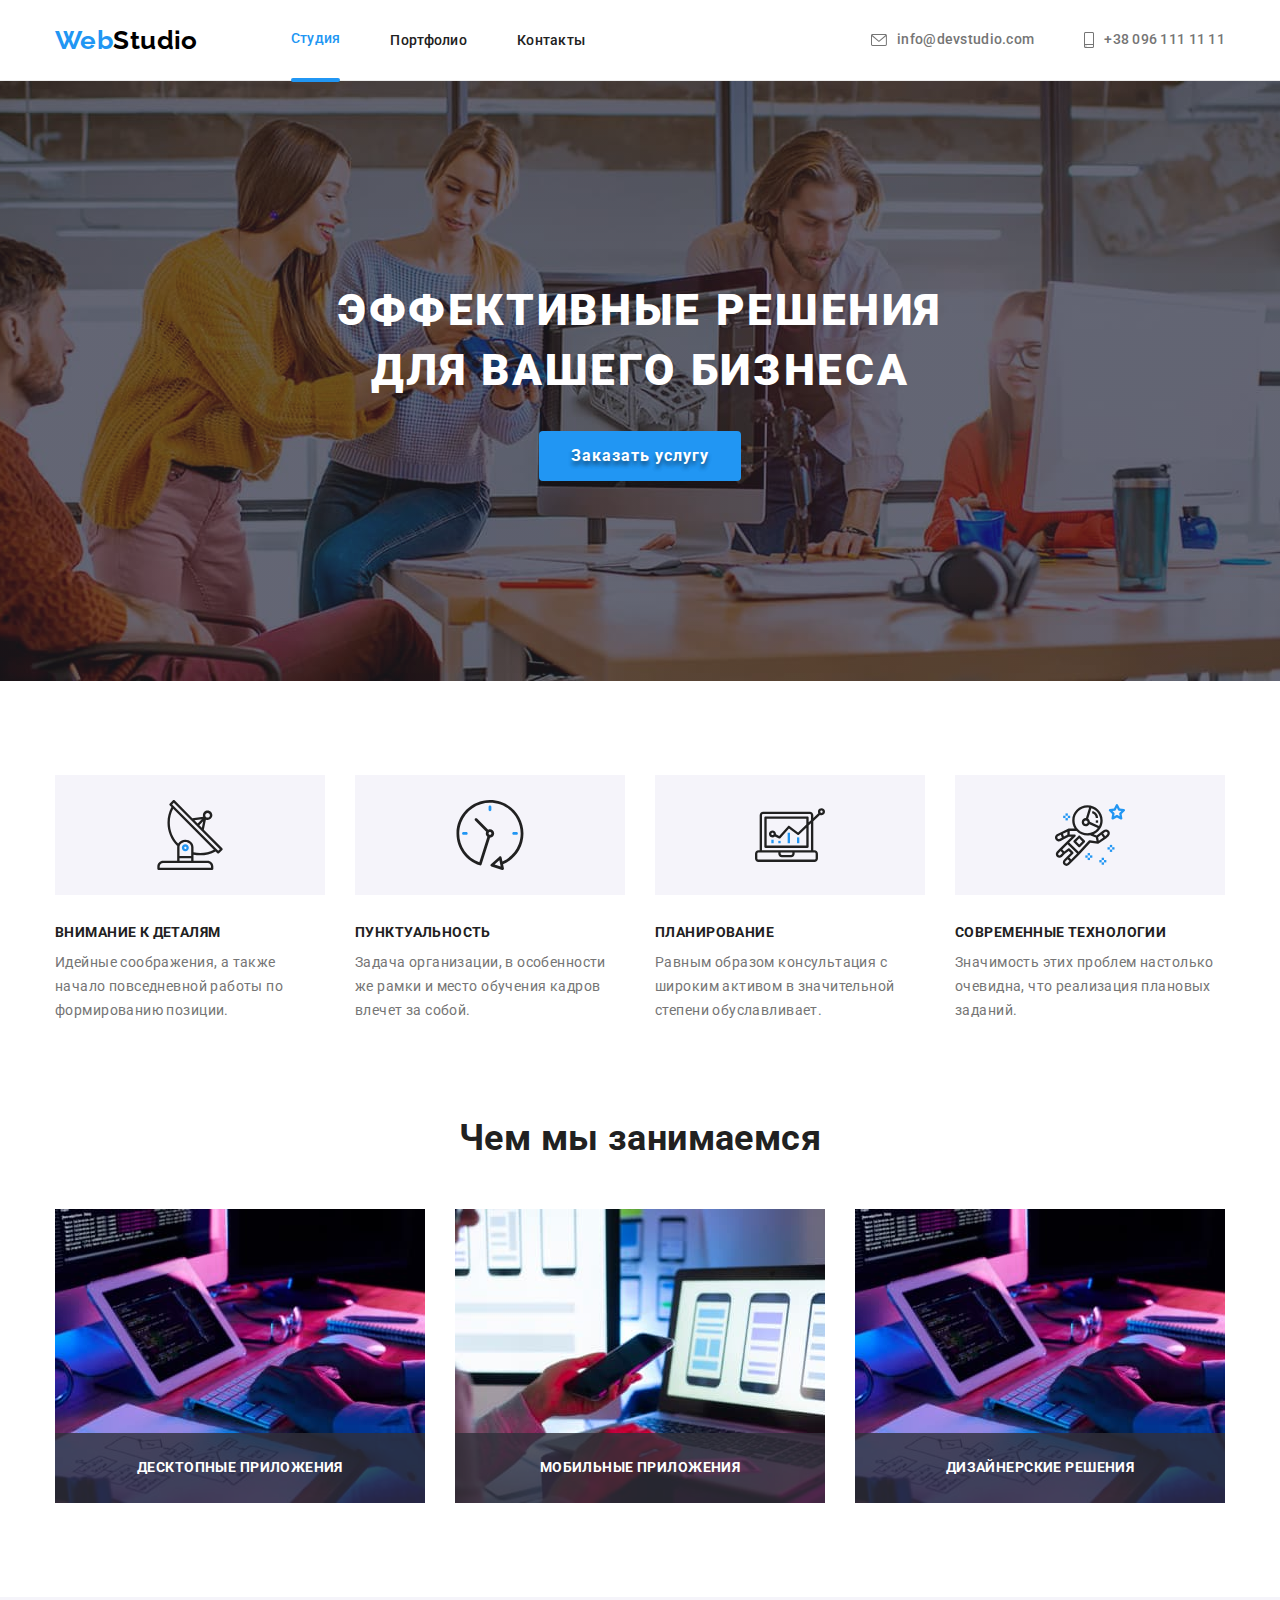
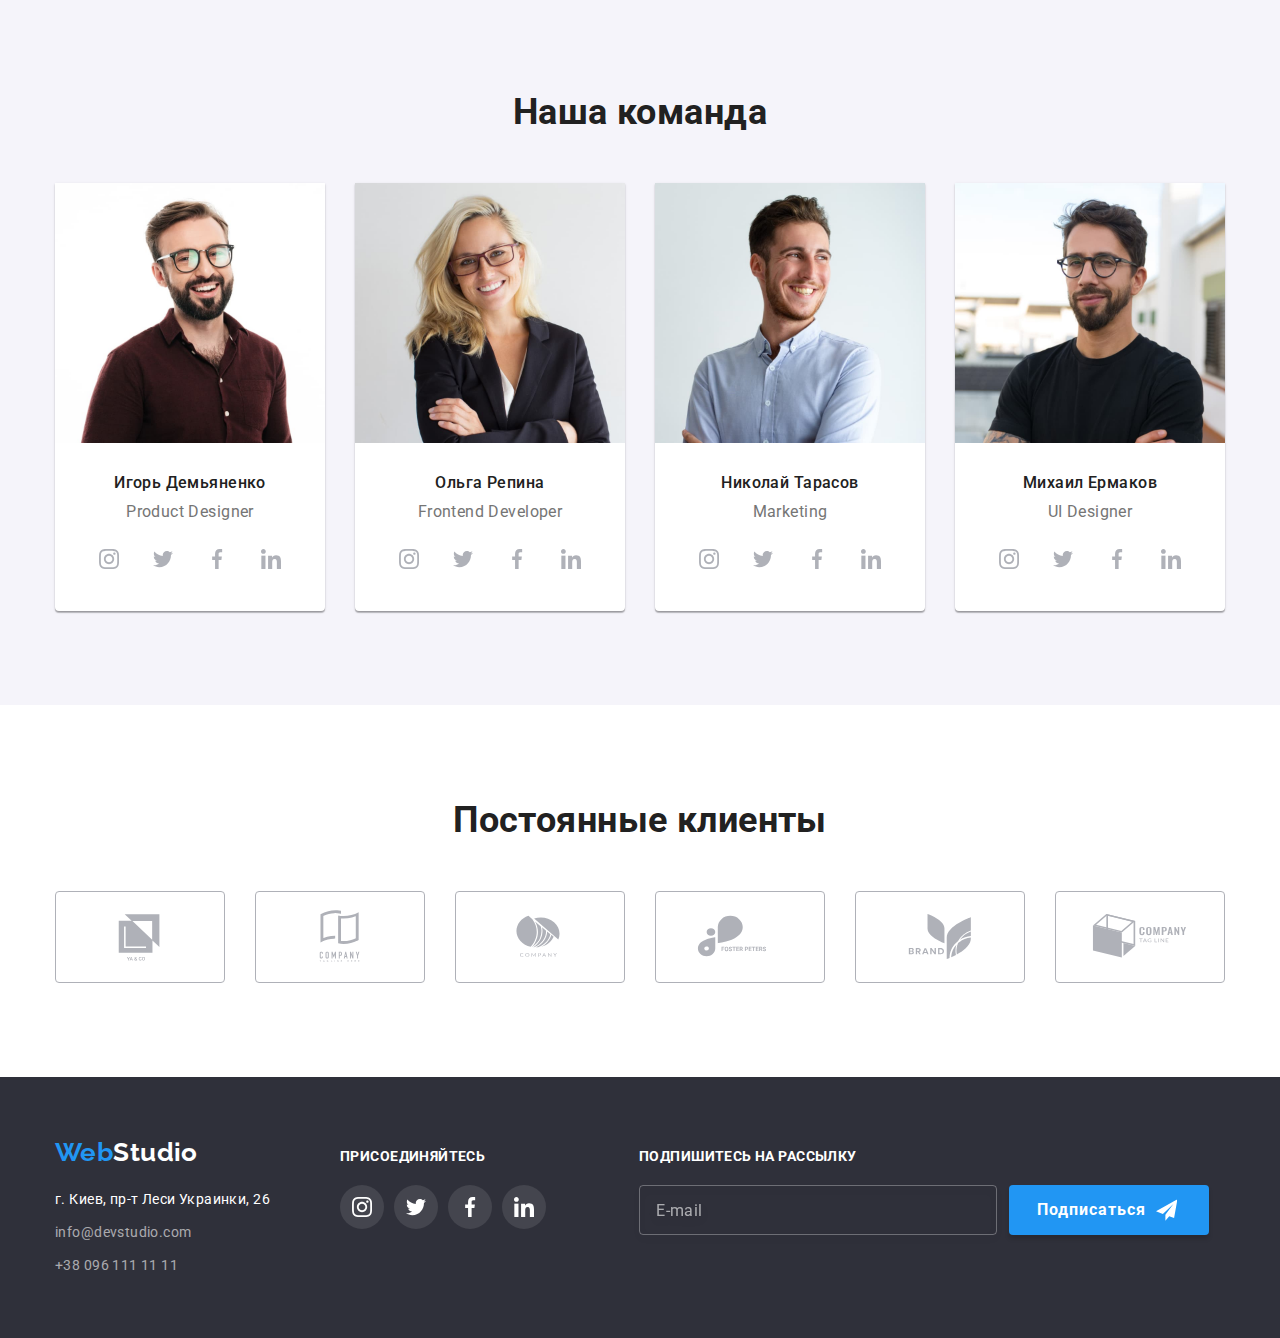
<file: index.html>
<!DOCTYPE html>
<html lang="ru">
  <head>
    <meta charset="UTF-8" />
    <meta http-equiv="X-UA-Compatible" content="IE=edge" />
    <meta name="viewport" content="width=, initial-scale=1.0" />
    <title>WebStudio</title>
    <link rel="preconnect" href="https://fonts.googleapis.com" />
    <link rel="preconnect" href="https://fonts.gstatic.com" crossorigin />
    <link
      href="https://fonts.googleapis.com/css2?family=Raleway:wght@700&family=Roboto:wght@400;500;700;900&display=swap"
      rel="stylesheet"
    />
    <link
      rel="stylesheet"
      href="https://cdn.jsdelivr.net/npm/modern-normalize@1.1.0/modern-normalize.min.css"
    />
    <link rel="stylesheet" href="./css/styles.css" />
  </head>
  <body>
    <header class="header">
      <div class="container header-text">
        <nav class="header-nav">
          <a class="link logo" href="./index.html" lang="en"
            >Web<span class="logo-name">Studio</span></a
          >
          <ul class="list menu">
            <li class="menu-list">
              <a class="link menu-item current" href="./index.html">Студия</a>
            </li>
            <li class="menu-list">
              <a class="link menu-item" href="./portfolio.html">Портфолио</a>
            </li>
            <li class="menu-list">
              <a class="link menu-item" href="">Контакты</a>
            </li>
          </ul>
        </nav>
        <ul class="list contact">
          <li class="contact-list contact-list-img">
            <a class="link mail" href="mailto:info@devstudio.com">
              <svg class="envelope-img">
                <use href="./images/sprite.svg#envelope"></use>
              </svg>
              info@devstudio.com</a
            >
          </li>
          <li class="contact-list contact-list-img">
            <a class="link telefon" href="tel:+380961111111">
              <svg class="smartphone-img">
                <use href="./images/sprite.svg#smartphone"></use>
              </svg>
              +38 096 111 11 11</a
            >
          </li>
        </ul>
      </div>
    </header>

    <main>
      <!-- Hero -->
      <section class="hero">
        <div class="container">
          <h1 class="heading">Эффективные решения для вашего бизнеса</h1>
          <button class="modal" type="button" data-modal-open>Заказать услугу</button>
        </div>
      </section>

      <!-- Наши особенности -->
      <section class="desc">
        <div class="container">
          <h2 class="visually-hidden">Наши особенности</h2>

          <ul class="list desc-character">
            <li class="desc-list">
              <div class="desc-list-box-img">
                <svg class="desc-list-img">
                  <use href="./images/sprite.svg#antenna"></use>
                </svg>
              </div>
              <h3 class="subtitle">внимание к деталям</h3>
              <p class="subtitle-text">
                Идейные соображения, а также начало повседневной работы по формированию позиции.
              </p>
            </li>
            <li class="desc-list">
              <div class="desc-list-box-img">
                <svg class="desc-list-img">
                  <use href="./images/sprite.svg#clock"></use>
                </svg>
              </div>
              <h3 class="subtitle">пунктуальность</h3>
              <p class="subtitle-text">
                Задача организации, в особенности же рамки и место обучения кадров влечет за собой.
              </p>
            </li>
            <li class="desc-list">
              <div class="desc-list-box-img">
                <svg class="desc-list-img">
                  <use href="./images/sprite.svg#diagram"></use>
                </svg>
              </div>
              <h3 class="subtitle">планирование</h3>
              <p class="subtitle-text">
                Равным образом консультация с широким активом в значительной степени обуславливает.
              </p>
            </li>
            <li class="desc-list">
              <div class="desc-list-box-img">
                <svg class="desc-list-img">
                  <use href="./images/sprite.svg#astronaut"></use>
                </svg>
              </div>
              <h3 class="subtitle">современные технологии</h3>
              <p class="subtitle-text">
                Значимость этих проблем настолько очевидна, что реализация плановых заданий.
              </p>
            </li>
          </ul>
        </div>
      </section>

      <!-- Чем мы занимаемся -->
      <section class="job">
        <div class="container">
          <h2 class="heading-work">Чем мы занимаемся</h2>
          <ul class="list job-list">
            <li class="job-item">
              <img
                src="./images/our_work/box_1.jpg"
                alt="Разработка сайтов"
                width="370"
                height="294"
              />

              <p class="job-text">десктопные приложения</p>
            </li>
            <li class="job-item">
              <img
                src="./images/our_work/box_2.jpg"
                alt="Разработка сайтов"
                width="370"
                height="294"
              />

              <p class="job-text">мобильные приложения</p>
            </li>
            <li class="job-item">
              <img
                src="./images/our_work/box_1.jpg"
                alt="Разработка сайтов"
                width="370"
                height="294"
              />

              <p class="job-text">дизайнерские решения</p>
            </li>
          </ul>
        </div>
      </section>

      <!-- Наша команда -->
      <section class="our-team">
        <div class="container">
          <h2 class="heading-team">Наша команда</h2>
          <ul class="list team-list">
            <li class="employee-card">
              <img
                src="./images/our_team/igor_demianenko.jpg"
                alt="Фотографии наших сотрудников"
                width="270"
                height="260"
              />
              <div class="team-desc">
                <h3 class="team-member">Игорь Демьяненко</h3>
                <p class="team-job" lang="en">Product Designer</p>
                <ul class="social-list">
                  <li class="list">
                    <a href="" class="social-list-link">
                      <svg class="social-list-icon">
                        <use href="./images/sprite.svg#instagram"></use>
                      </svg>
                    </a>
                  </li>
                  <li class="list">
                    <a href="" class="social-list-link">
                      <svg class="social-list-icon">
                        <use href="./images/sprite.svg#twitter"></use>
                      </svg>
                    </a>
                  </li>
                  <li class="list">
                    <a href="" class="social-list-link">
                      <svg class="social-list-icon">
                        <use href="./images/sprite.svg#facebook"></use>
                      </svg>
                    </a>
                  </li>
                  <li class="list">
                    <a href="" class="social-list-link">
                      <svg class="social-list-icon">
                        <use href="./images/sprite.svg#linkedin"></use>
                      </svg>
                    </a>
                  </li>
                </ul>
              </div>
            </li>
            <li class="employee-card">
              <img
                src="./images/our_team/olga_repina.jpg"
                alt="Фотографии наших сотрудников"
                width="270"
                height="260"
              />
              <div class="team-desc">
                <h3 class="team-member">Ольга Репина</h3>
                <p class="team-job" lang="en">Frontend Developer</p>
                <ul class="social-list">
                  <li class="list">
                    <a href="" class="social-list-link">
                      <svg class="social-list-icon">
                        <use href="./images/sprite.svg#instagram"></use>
                      </svg>
                    </a>
                  </li>
                  <li class="list">
                    <a href="" class="social-list-link">
                      <svg class="social-list-icon">
                        <use href="./images/sprite.svg#twitter"></use>
                      </svg>
                    </a>
                  </li>
                  <li class="list">
                    <a href="" class="social-list-link">
                      <svg class="social-list-icon">
                        <use href="./images/sprite.svg#facebook"></use>
                      </svg>
                    </a>
                  </li>
                  <li class="list">
                    <a href="" class="social-list-link">
                      <svg class="social-list-icon">
                        <use href="./images/sprite.svg#linkedin"></use>
                      </svg>
                    </a>
                  </li>
                </ul>
              </div>
            </li>
            <li class="employee-card">
              <img
                src="./images/our_team/nikolaj_tarasov.jpg"
                alt="Фотографии наших сотрудников"
                width="270"
                height="260"
              />
              <div class="team-desc">
                <h3 class="team-member">Николай Тарасов</h3>
                <p class="team-job" lang="en">Marketing</p>
                <ul class="social-list">
                  <li class="list">
                    <a href="" class="social-list-link">
                      <svg class="social-list-icon">
                        <use href="./images/sprite.svg#instagram"></use>
                      </svg>
                    </a>
                  </li>
                  <li class="list">
                    <a href="" class="social-list-link">
                      <svg class="social-list-icon">
                        <use href="./images/sprite.svg#twitter"></use>
                      </svg>
                    </a>
                  </li>
                  <li class="list">
                    <a href="" class="social-list-link">
                      <svg class="social-list-icon">
                        <use href="./images/sprite.svg#facebook"></use>
                      </svg>
                    </a>
                  </li>
                  <li class="list">
                    <a href="" class="social-list-link">
                      <svg class="social-list-icon">
                        <use href="./images/sprite.svg#linkedin"></use>
                      </svg>
                    </a>
                  </li>
                </ul>
              </div>
            </li>
            <li class="employee-card">
              <img
                src="./images/our_team/michail_ermakov.jpg"
                alt="Фотографии наших сотрудников"
                width="270"
                height="260"
              />
              <div class="team-desc">
                <h3 class="team-member">Михаил Ермаков</h3>
                <p class="team-job" lang="en">UI Designer</p>
                <ul class="social-list">
                  <li class="list">
                    <a href="" class="social-list-link">
                      <svg class="social-list-icon">
                        <use href="./images/sprite.svg#instagram"></use>
                      </svg>
                    </a>
                  </li>
                  <li class="list">
                    <a href="" class="social-list-link">
                      <svg class="social-list-icon">
                        <use href="./images/sprite.svg#twitter"></use>
                      </svg>
                    </a>
                  </li>
                  <li class="list">
                    <a href="" class="social-list-link">
                      <svg class="social-list-icon">
                        <use href="./images/sprite.svg#facebook"></use>
                      </svg>
                    </a>
                  </li>
                  <li class="list">
                    <a href="" class="social-list-link">
                      <svg class="social-list-icon">
                        <use href="./images/sprite.svg#linkedin"></use>
                      </svg>
                    </a>
                  </li>
                </ul>
              </div>
            </li>
          </ul>
        </div>
      </section>

      <!-- Постоянные клиенты -->
      <section class="permanent-client">
        <div class="container">
          <h3 class="heading-work">Постоянные клиенты</h3>
          <ul class="list permanent-client-list">
            <li>
              <a href="" class="permanent-client-item">
                <svg class="permanent-client-logo">
                  <use href="./images/sprite.svg#logo-1"></use>
                </svg>
              </a>
            </li>
            <li>
              <a href="" class="permanent-client-item">
                <svg class="permanent-client-logo">
                  <use href="./images/sprite.svg#logo-2"></use>
                </svg>
              </a>
            </li>
            <li>
              <a href="" class="permanent-client-item">
                <svg class="permanent-client-logo">
                  <use href="./images/sprite.svg#logo-3"></use>
                </svg>
              </a>
            </li>
            <li>
              <a href="" class="permanent-client-item">
                <svg class="permanent-client-logo">
                  <use href="./images/sprite.svg#logo-4"></use>
                </svg>
              </a>
            </li>
            <li>
              <a href="" class="permanent-client-item">
                <svg class="permanent-client-logo">
                  <use href="./images/sprite.svg#logo-5"></use>
                </svg>
              </a>
            </li>
            <li>
              <a href="" class="permanent-client-item">
                <svg class="permanent-client-logo">
                  <use href="./images/sprite.svg#logo-6"></use>
                </svg>
              </a>
            </li>
          </ul>
        </div>
      </section>
    </main>
    <footer class="footer">
      <div class="container footer-text">
        <div class="footer-text-left">
          <a class="link logo" href="./index.html" lang="en"
            >Web<span class="logo-name logo-white">Studio</span></a
          >

          <address class="address">
            <ul class="list">
              <li class="address-item">
                <a
                  class="link map"
                  href="https://goo.gl/maps/Jtf2G3s5tDUkeW6h7"
                  target="_blank"
                  rel="noopener noreferrer"
                  >г. Киев, пр-т Леси Украинки, 26</a
                >
              </li>
              <li class="address-item">
                <a class="link address-mail" href="mailto:info@devstudio.com">info@devstudio.com</a>
              </li>
              <li class="address-item">
                <a class="link address-telefon" href="tel:+380961111111">+38 096 111 11 11</a>
              </li>
            </ul>
          </address>
        </div>

        <div class="footer-text-right">
          <p class="footer-title">присоединяйтесь</p>
          <ul class="footer-social-list">
            <li class="list">
              <a href="" class="footer-social-link">
                <svg class="footer-social-icon">
                  <use href="./images/sprite.svg#instagram"></use>
                </svg>
              </a>
            </li>
            <li class="list">
              <a href="" class="footer-social-link">
                <svg class="footer-social-icon">
                  <use href="./images/sprite.svg#twitter"></use>
                </svg>
              </a>
            </li>
            <li class="list">
              <a href="" class="footer-social-link">
                <svg class="footer-social-icon">
                  <use href="./images/sprite.svg#facebook"></use>
                </svg>
              </a>
            </li>
            <li class="list">
              <a href="" class="footer-social-link">
                <svg class="footer-social-icon">
                  <use href="./images/sprite.svg#linkedin"></use>
                </svg>
              </a>
            </li>
          </ul>
        </div>

        <div>
          <p class="footer-title">подпишитесь на рассылку</p>
          <form class="footer-form">
            <label class="footer-form-email">
              <input
                type="email"
                name="user_email"
                required
                placeholder="E-mail"
                class="footer-form-email-field"
              />
            </label>

            <button type="submit" class="btn-subscribe">
              Подписаться
              <svg class="telegram-img">
                <use href="./images/sprite.svg#telegram"></use>
              </svg>
            </button>
          </form>
        </div>
      </div>
    </footer>

    <div class="backdrop is-hidden" data-modal>
      <div class="backdrop-modal">
        <button type="button" class="backdrop-modal-btn" data-modal-close>
          <svg class="close-img">
            <use href="./images/sprite.svg#close"></use>
          </svg>
        </button>
        <form class="modal-form">
          <p class="form-title">Оставьте свои данные, мы вам перезвоним</p>
          <label class="modal-field">
            <span class="form-subtitle">Имя</span>
            <span class="modal-field-fill">
              <input
                class="form-boxes"
                type="text"
                name="user_name"
                required
                minlength="2"
                pattern="^[a-zA-Zа-яА-Я]+$"
              />
              <svg class="modal-img modal-men">
                <use href="./images/sprite.svg#modal-men"></use>
              </svg>
            </span>
          </label>
          <label class="modal-field">
            <span class="form-subtitle">Телефон</span>
            <span class="modal-field-fill">
              <input
                class="form-boxes"
                type="tel"
                name="user_telefon"
                required
                pattern="[0-9]{3}-[0-9]{3}-[0-9]{2}-[0-9]{2}"
                title="xxx-xxx-xx-xx"
              />
              <svg class="modal-img modal-telefon">
                <use href="./images/sprite.svg#modal-telefon"></use>
              </svg>
            </span>
          </label>
          <label class="modal-field">
            <span class="form-subtitle">Почта</span>
            <span class="modal-field-fill">
              <input class="form-boxes" type="email" name="user_email" required />
              <svg class="modal-img modal-envelope">
                <use href="./images/sprite.svg#modal-envelope"></use>
              </svg>
            </span>
          </label>
          <label class="modal-field-comments">
            <span class="form-subtitle">Комментарий</span>
            <textarea
              class="form-boxes-comments"
              name="user_comments"
              placeholder="Введите текст"
            ></textarea>
          </label>

          <input
            class="checkbox-enter visually-hidden"
            type="checkbox"
            id="user_policy"
            name="user_policy"
            required
          />
          <label for="user_policy" class="checkbox">
            Соглашаюсь с рассылкой и принимаю&nbsp<a class="checkbox-link" href="#"
              >Условия договора</a
            >
          </label>

          <button class="modal-btn-submit" type="submit">Отправить</button>
        </form>
      </div>
    </div>
    <script src="./js/modal.js"></script>
  </body>
</html>
</file>
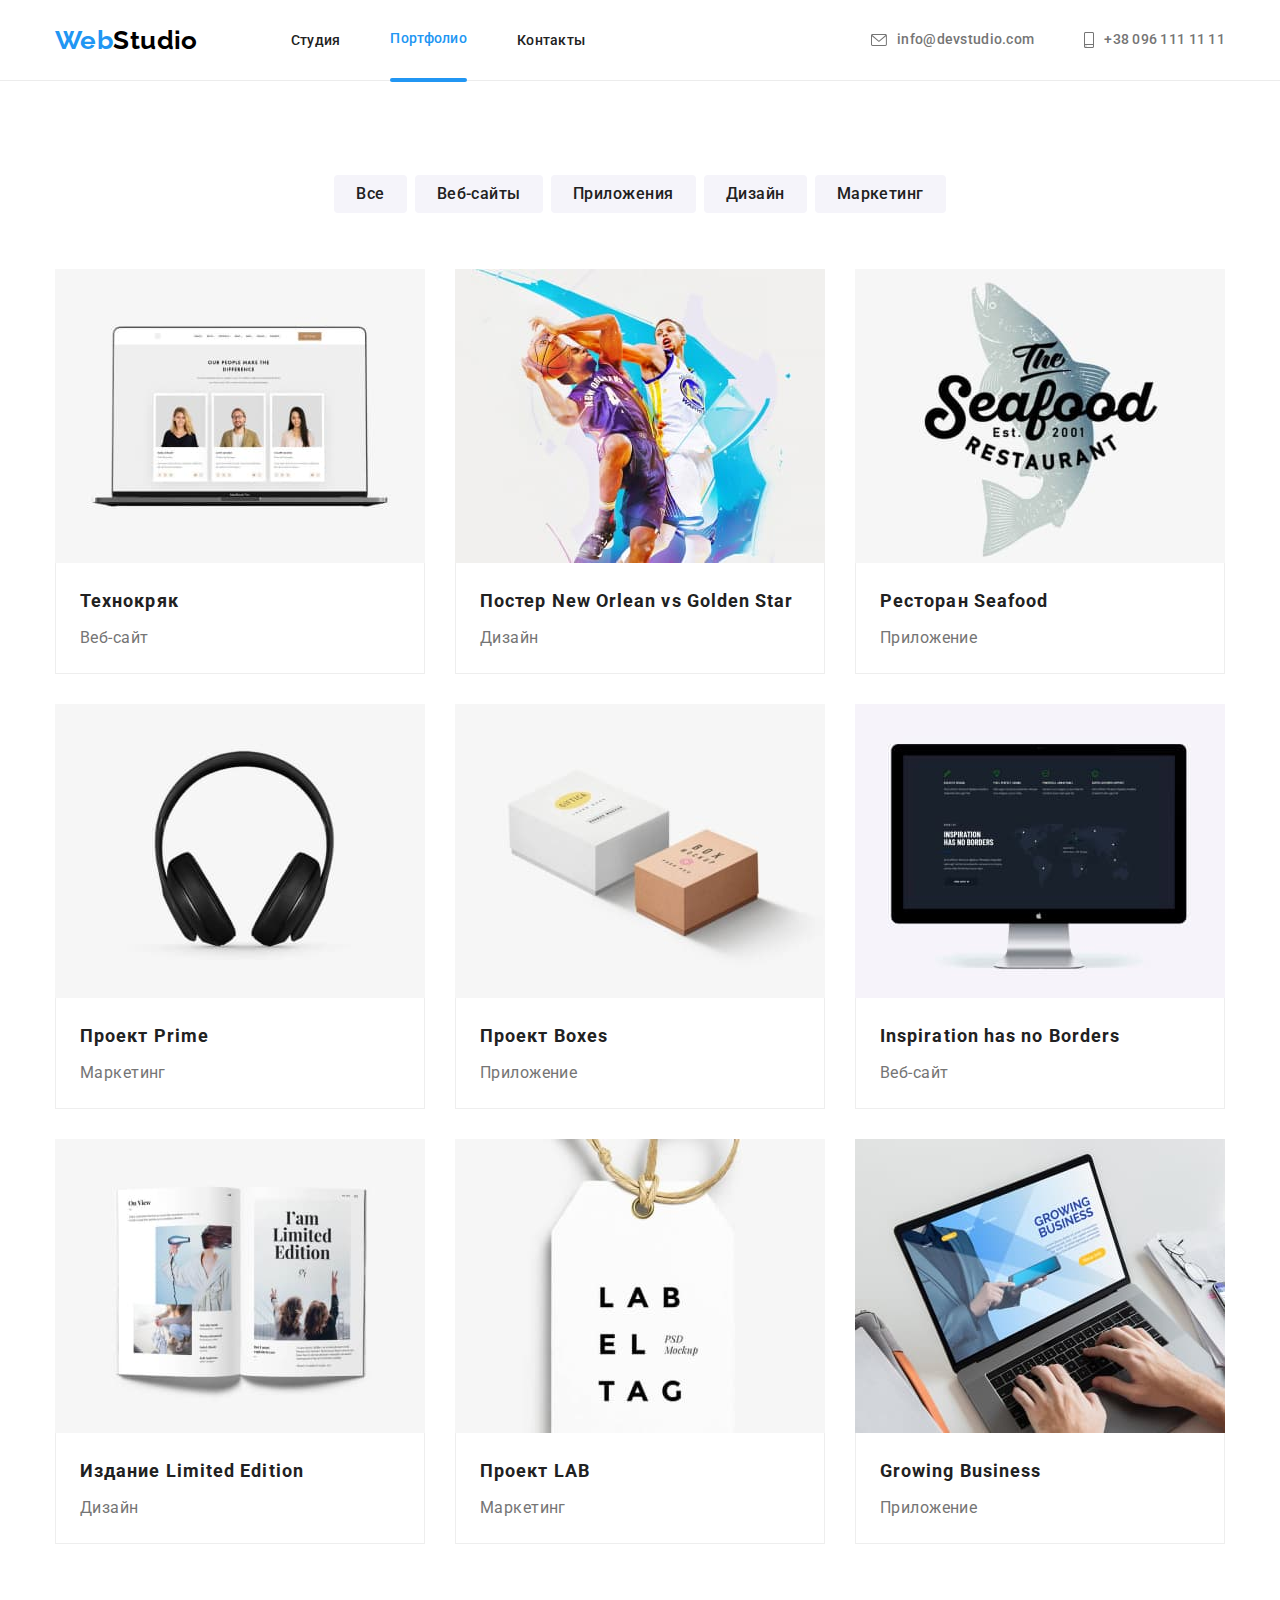
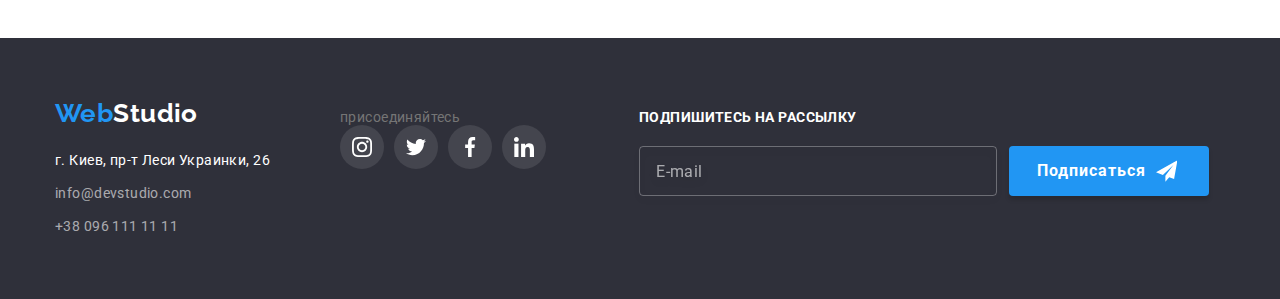
<file: portfolio.html>
<!DOCTYPE html>
<html lang="ru">
  <head>
    <meta charset="UTF-8" />
    <meta http-equiv="X-UA-Compatible" content="IE=edge" />
    <meta name="viewport" content="width=device-width, initial-scale=1.0" />
    <title>Portfolio</title>
    <link rel="preconnect" href="https://fonts.googleapis.com" />
    <link rel="preconnect" href="https://fonts.gstatic.com" crossorigin />
    <link
      href="https://fonts.googleapis.com/css2?family=Raleway:wght@700&family=Roboto:wght@400;500;700;900&display=swap"
      rel="stylesheet"
    />
    <link
      rel="stylesheet"
      href="https://cdn.jsdelivr.net/npm/modern-normalize@1.1.0/modern-normalize.min.css"
    />
    <link rel="stylesheet" href="./css/styles.css" />
  </head>

  <body>
    <header class="header">
      <div class="container header-text">
        <nav class="header-nav">
          <a class="link logo" href="./index.html" lang="en"
            >Web<span class="logo-name">Studio</span></a
          >
          <ul class="list menu">
            <li class="menu-list">
              <a class="link menu-item" href="./index.html">Студия</a>
            </li>
            <li class="menu-list">
              <a class="link menu-item current" href="./portfolio.html">Портфолио</a>
            </li>
            <li class="menu-list">
              <a class="link menu-item" href="">Контакты</a>
            </li>
          </ul>
        </nav>
        <ul class="list contact">
          <li class="contact-list contact-list-img">
            <a class="link mail" href="mailto:info@devstudio.com">
              <svg class="envelope-img">
                <use href="./images/sprite.svg#envelope"></use>
              </svg>
              info@devstudio.com</a
            >
          </li>
          <li class="contact-list contact-list-img">
            <a class="link telefon" href="tel:+380961111111">
              <svg class="smartphone-img">
                <use href="./images/sprite.svg#smartphone"></use>
              </svg>
              +38 096 111 11 11</a
            >
          </li>
        </ul>
      </div>
    </header>
    <main>
      <section class="text">
        <h1 class="visually-hidden">Наши проекты</h1>

        <div class="container">
          <ul class="list text-list">
            <li class="list-btn"><button class="list-button" type="button">Все</button></li>
            <li class="list-btn"><button class="list-button" type="button">Веб-сайты</button></li>
            <li class="list-btn"><button class="list-button" type="button">Приложения</button></li>
            <li class="list-btn"><button class="list-button" type="button">Дизайн</button></li>
            <li class="list-btn"><button class="list-button" type="button">Маркетинг</button></li>
          </ul>

          <ul class="list list-projects">
            <li class="list-projects-box">
              <a class="list-projects-box-link link" href="#">
                <div class="type-project-overlay">
                  <img
                    src="./images/our_projects/technokriak.jpg"
                    alt="Примеры наших проектов"
                    width="370"
                    height="294"
                  />
                  <p class="overlay">
                    Ресурс предлагает комплексные предложения с разным уровнем функционала и
                    сервисов. Все это позволит посетителю получить исчерпывающие сведения о компании
                    или частном лице.
                  </p>
                </div>

                <div class="type-project">
                  <h2 class="name-project">Технокряк</h2>
                  <p class="type-work">Веб-сайт</p>
                </div>
              </a>
            </li>
            <li class="list-projects-box">
              <a class="list-projects-box-link link" href="#">
                <div class="type-project-overlay">
                  <img
                    src="./images/our_projects/new_orlean.jpg"
                    alt="Примеры наших проектов"
                    width="370"
                    height="294"
                  />
                  <p class="overlay">
                    Ресурс предлагает комплексные предложения с разным уровнем функционала и
                    сервисов. Все это позволит посетителю получить исчерпывающие сведения о компании
                    или частном лице.
                  </p>
                </div>
                <div class="type-project">
                  <h2 class="name-project">
                    Постер <span lang="en">New Orlean vs Golden Star</span>
                  </h2>
                  <p class="type-work">Дизайн</p>
                </div>
              </a>
            </li>
            <li class="list-projects-box">
              <a class="list-projects-box-link link" href="#">
                <div class="type-project-overlay">
                  <img
                    src="./images/our_projects/res_seafood.jpg"
                    alt="Примеры наших проектов"
                    width="370"
                    height="294"
                  />
                  <p class="overlay">
                    Ресурс предлагает комплексные предложения с разным уровнем функционала и
                    сервисов. Все это позволит посетителю получить исчерпывающие сведения о компании
                    или частном лице.
                  </p>
                </div>
                <div class="type-project">
                  <h2 class="name-project">Ресторан <span lang="en">Seafood</span></h2>
                  <p class="type-work">Приложение</p>
                </div>
              </a>
            </li>
            <li class="list-projects-box">
              <a class="list-projects-box-link link" href="#">
                <div class="type-project-overlay">
                  <img
                    src="./images/our_projects/prime.jpg"
                    alt="Примеры наших проектов"
                    width="370"
                    height="294"
                  />
                  <p class="overlay">
                    Ресурс предлагает комплексные предложения с разным уровнем функционала и
                    сервисов. Все это позволит посетителю получить исчерпывающие сведения о компании
                    или частном лице.
                  </p>
                </div>
                <div class="type-project">
                  <h2 class="name-project">Проект <span lang="en">Prime</span></h2>
                  <p class="type-work">Маркетинг</p>
                </div>
              </a>
            </li>
            <li class="list-projects-box">
              <a class="list-projects-box-link link" href="#">
                <div class="type-project-overlay">
                  <img
                    src="./images/our_projects/boxes.jpg"
                    alt="Примеры наших проектов"
                    width="370"
                    height="294"
                  />
                  <p class="overlay">
                    Ресурс предлагает комплексные предложения с разным уровнем функционала и
                    сервисов. Все это позволит посетителю получить исчерпывающие сведения о компании
                    или частном лице.
                  </p>
                </div>
                <div class="type-project">
                  <h2 class="name-project">Проект <span lang="en">Boxes</span></h2>
                  <p class="type-work">Приложение</p>
                </div>
              </a>
            </li>
            <li class="list-projects-box">
              <a class="list-projects-box-link link" href="#">
                <div class="type-project-overlay">
                  <img
                    src="./images/our_projects/no_borders.jpg"
                    alt="Примеры наших проектов"
                    width="370"
                    height="294"
                  />
                  <p class="overlay">
                    Ресурс предлагает комплексные предложения с разным уровнем функционала и
                    сервисов. Все это позволит посетителю получить исчерпывающие сведения о компании
                    или частном лице.
                  </p>
                </div>
                <div class="type-project">
                  <h2 class="name-project" lang="en">Inspiration has no Borders</h2>
                  <p class="type-work">Веб-сайт</p>
                </div>
              </a>
            </li>
            <li class="list-projects-box">
              <a class="list-projects-box-link link" href="#">
                <div class="type-project-overlay">
                  <img
                    src="./images/our_projects/limited_edition.jpg"
                    alt="Примеры наших проектов"
                    width="370"
                    height="294"
                  />
                  <p class="overlay">
                    Ресурс предлагает комплексные предложения с разным уровнем функционала и
                    сервисов. Все это позволит посетителю получить исчерпывающие сведения о компании
                    или частном лице.
                  </p>
                </div>
                <div class="type-project">
                  <h2 class="name-project">Издание <span lang="en">Limited Edition</span></h2>
                  <p class="type-work">Дизайн</p>
                </div>
              </a>
            </li>
            <li class="list-projects-box">
              <a class="list-projects-box-link link" href="#">
                <div class="type-project-overlay">
                  <img
                    src="./images/our_projects/lab.jpg"
                    alt="Примеры наших проектов"
                    width="370"
                    height="294"
                  />
                  <p class="overlay">
                    Ресурс предлагает комплексные предложения с разным уровнем функционала и
                    сервисов. Все это позволит посетителю получить исчерпывающие сведения о компании
                    или частном лице.
                  </p>
                </div>
                <div class="type-project">
                  <h2 class="name-project">Проект <span lang="en">LAB</span></h2>
                  <p class="type-work">Маркетинг</p>
                </div>
              </a>
            </li>
            <li class="list-projects-box">
              <a class="list-projects-box-link link" href="#">
                <div class="type-project-overlay">
                  <img
                    src="./images/our_projects/growing_business.jpg"
                    alt="Примеры наших проектов"
                    width="370"
                    height="294"
                  />
                  <p class="overlay">
                    Ресурс предлагает комплексные предложения с разным уровнем функционала и
                    сервисов. Все это позволит посетителю получить исчерпывающие сведения о компании
                    или частном лице.
                  </p>
                </div>
                <div class="type-project">
                  <h2 class="name-project" lang="en">Growing Business</h2>
                  <p class="type-work">Приложение</p>
                </div>
              </a>
            </li>
          </ul>
        </div>
      </section>
    </main>
    <footer class="footer">
      <div class="container footer-text">
        <div class="footer-text-left">
          <a class="link logo" href="./index.html" lang="en"
            >Web<span class="logo-name logo-white">Studio</span></a
          >

          <address class="address">
            <ul class="list">
              <li class="address-item">
                <a
                  class="link map"
                  href="https://goo.gl/maps/Jtf2G3s5tDUkeW6h7"
                  target="_blank"
                  rel="noopener noreferrer"
                  >г. Киев, пр-т Леси Украинки, 26</a
                >
              </li>
              <li class="address-item">
                <a class="link address-mail" href="mailto:info@devstudio.com">info@devstudio.com</a>
              </li>
              <li class="address-item">
                <a class="link address-telefon" href="tel:+380961111111">+38 096 111 11 11</a>
              </li>
            </ul>
          </address>
        </div>

        <div class="footer-text-right">
          <p class="footer-social-title">присоединяйтесь</p>
          <ul class="footer-social-list">
            <li class="list">
              <a href="" class="footer-social-link">
                <svg class="footer-social-icon">
                  <use href="./images/sprite.svg#instagram"></use>
                </svg>
              </a>
            </li>
            <li class="list">
              <a href="" class="footer-social-link">
                <svg class="footer-social-icon">
                  <use href="./images/sprite.svg#twitter"></use>
                </svg>
              </a>
            </li>
            <li class="list">
              <a href="" class="footer-social-link">
                <svg class="footer-social-icon">
                  <use href="./images/sprite.svg#facebook"></use>
                </svg>
              </a>
            </li>
            <li class="list">
              <a href="" class="footer-social-link">
                <svg class="footer-social-icon">
                  <use href="./images/sprite.svg#linkedin"></use>
                </svg>
              </a>
            </li>
          </ul>
        </div>
        <div>
          <p class="footer-title">подпишитесь на рассылку</p>
          <form class="footer-form">
            <label class="footer-form-email">
              <input
                type="email"
                name="user_email"
                required
                placeholder="E-mail"
                class="footer-form-email-field"
              />
            </label>

            <button type="submit" class="btn-subscribe">
              Подписаться
              <svg class="telegram-img">
                <use href="./images/sprite.svg#telegram"></use>
              </svg>
            </button>
          </form>
        </div>
      </div>
    </footer>
  </body>
</html>
</file>
<file: css/styles.css>
:root {
  --accent-color: #2196f3;
  --color-title: #212121;
  --color-description: #757575;
  --accent-color-background: #2f303a;
  --basic-color-background: #e5e5e5;
  --secondary-color-background: #f5f4fa;
  --basic-font: 'Roboto', sans-serif;
  --color-logo-name: #000000;
  --accent-color-font: #ffffff;
  --backgroud-color: #ffffff;
  --bcg-btn-hover-focus: #188ce8;
  --transition-dur-funk: 250ms cubic-bezier(0.4, 0, 0.2, 1);
}

.list {
  list-style: none;
}

.link {
  text-decoration: none;
  color: inherit;
}

body {
  background-color: var(--backgroud-color);
  color: var(--color-description);
  font-family: var(--basic-font);
  font-size: 14px;
  letter-spacing: 0.03em;
}

h1,
h2,
h3,
h4,
h5,
p {
  margin-top: 0;
  margin-bottom: 0;
}

ul,
ol {
  margin-top: 0;
  margin-bottom: 0;
  padding-left: 0;
}

img {
  display: block;
  max-width: 100%;
  height: auto;
}

.visually-hidden {
  position: absolute;
  width: 1px;
  height: 1px;
  margin: -1px;
  border: 0;
  padding: 0;
  white-space: nowrap;
  clip-path: inset(100%);
  clip: rect(0 0 0 0);
  overflow: hidden;
}

.container {
  width: 1200px;
  margin-left: auto;
  margin-right: auto;
  padding-left: 15px;
  padding-right: 15px;
}

button {
  display: block;
  margin: 0 auto;
  padding-top: 10px;
  padding-bottom: 10px;
  padding-right: 32px;
  padding-left: 32px;
  cursor: pointer;
  border: none;
  border-radius: 4px;
}

/* =======================================HEADER============================================= */

.header-text {
  display: flex;
  align-items: center;
}

.header-nav {
  display: flex;
  align-items: center;
}

.header {
  border-bottom: 1px solid #ececec;
}

.list.menu {
  display: flex;
  align-items: center;
}

.list.contact {
  display: flex;
  align-items: center;
  margin-left: auto;
}

.header-nav > .link.logo {
  margin-right: 93px;
}

.menu-list:not(:last-child) {
  margin-right: 50px;
}

.link.menu-item {
  padding-top: 32px;
  padding-bottom: 32px;
}

.contact-list:not(:last-child) {
  margin-right: 50px;
}

.logo {
  font-family: 'Raleway', sans-serif;
  font-weight: 700;
  font-size: 26px;
  line-height: 1.19;
  color: var(--accent-color);
}

.logo-name {
  font-family: 'Raleway', sans-serif;
  font-weight: 700;
  font-size: 26px;
  line-height: 1.19;
  color: var(--color-logo-name);
}

.menu-item {
  font-weight: 500;
  line-height: 1.14;
  letter-spacing: 0.02em;
  color: var(--color-title);
  transition: color var(--transition-dur-funk);
}

.menu .menu-item.current {
  color: var(--accent-color);
}

.menu-item:hover,
.menu-item:focus {
  color: var(--accent-color);
}

.current::after {
  position: relative;
  bottom: -32px;
  content: '';
  display: block;
  height: 4px;
  width: 100%;
  background-color: var(--accent-color);
  border-radius: 2px;
}

.mail,
.telefon {
  display: flex;
  align-items: center;
  padding-top: 32px;
  padding-bottom: 32px;

  font-weight: 500;
  line-height: 1.14;
  letter-spacing: 0.02em;
  color: var(--color-description);
  transition: color var(--transition-dur-funk);
}

.envelope-img,
.smartphone-img {
  margin-right: 10px;
}

.envelope-img {
  width: 16px;
  height: 12px;
  fill: currentColor;
}

.smartphone-img {
  width: 10px;
  height: 16px;
  fill: currentColor;
}

.mail:hover,
.mail:focus,
.telefon:hover,
.telefon:focus {
  color: var(--accent-color);
}

/* =======================================/HEADER============================================= */

/* =======================================/HERO============================================= */

.heading {
  margin-bottom: 30px;
  margin-right: auto;
  margin-left: auto;

  font-weight: 900;
  font-size: 44px;
  line-height: 1.36;
  text-align: center;
  letter-spacing: 0.06em;
  text-transform: uppercase;
  color: var(--accent-color-font);
  width: 696px;
}

.modal {
  background-color: var(--accent-color);
  text-shadow: 0px 4px 4px rgba(0, 0, 0, 0.25), 0px 4px 4px rgba(0, 0, 0, 0.25);

  font-weight: 700;
  font-size: 16px;
  line-height: 1.88;
  letter-spacing: 0.06em;
  color: var(--accent-color-font);
  transition: background-color var(--transition-dur-funk);
}

.modal:hover,
.modal:focus {
  background-color: var(--bcg-btn-hover-focus);
}

.hero {
  background-image: linear-gradient(rgba(47, 48, 58, 0.4), rgba(47, 48, 58, 0.4)),
    url(../images/hero/bg-img.jpg);
  background-size: cover;
  background-position: center;
  background-repeat: no-repeat;
  max-width: 1600px;
  height: 600px;

  background-color: #c4c4c4;

  padding-top: 200px;
  padding-bottom: 200px;
  margin-top: 0;
  margin-bottom: 0;
  margin-right: auto;
  margin-left: auto;
}

/* =======================================/HERO============================================= */

/* ===============================/ОСОБЕННОСТИ, РАБОТА, КОМАНДА======================================== */

.desc {
  padding-top: 94px;
  padding-bottom: 94px;
}

.job {
  padding-bottom: 94px;
}

.our-team {
  padding-top: 94px;
  padding-bottom: 94px;

  background-color: var(--secondary-color-background);
}

.job-list {
  display: flex;
  align-items: center;

  gap: 30px;
}

.job-item {
  display: block;
  position: relative;
}

.job-text {
  position: absolute;
  bottom: 0;
  left: 0;

  width: 100%;
  height: 70px;

  display: flex;
  align-items: center;
  justify-content: center;

  font-weight: 700;
  line-height: 1.14;
  text-transform: uppercase;
  color: var(--accent-color-font);
  background-color: rgba(47, 48, 58, 0.8);
}

.team-list {
  display: flex;
  align-items: center;

  gap: 30px;
}

.team-desc {
  padding-top: 30px;
  padding-bottom: 30px;
}

.employee-card {
  background-color: var(--backgroud-color);
  box-shadow: 0px 1px 3px rgba(0, 0, 0, 0.12), 0px 1px 1px rgba(0, 0, 0, 0.14),
    0px 2px 1px rgba(0, 0, 0, 0.2);
  border-radius: 0px 0px 4px 4px;
}

.heading-team {
  margin-bottom: 50px;
}

.desc-character {
  display: flex;
  align-items: center;
}

.desc-list:not(:nth-child(4n)) {
  margin-right: 30px;
}

.subtitle {
  margin-bottom: 10px;

  font-weight: 700;
  font-size: 14px;
  line-height: 1.14;
  text-transform: uppercase;
  color: var(--color-title);
}

.subtitle-text {
  line-height: 1.71;
}

.heading-work {
  margin-bottom: 50px;
}

.heading-work,
.heading-team {
  font-weight: 700;
  font-size: 36px;
  line-height: 1.17;
  text-align: center;
  color: var(--color-title);
}

.team-member {
  margin-bottom: 10px;

  font-weight: 500;
  font-size: 16px;
  line-height: 1.19;
  text-align: center;
  color: var(--color-title);
}

.team-job {
  font-size: 16px;
  line-height: 1.19;
  text-align: center;
  margin-bottom: 16px;
}

.social-list {
  display: flex;
  justify-content: center;
  gap: 10px;
}

.social-list-link {
  display: flex;
  justify-content: center;
  align-items: center;
  color: #afb1b8;

  width: 44px;
  height: 44px;
  border-radius: 50%;
  transition: background-color var(--transition-dur-funk), color var(--transition-dur-funk);
}

.social-list-icon {
  width: 20px;
  height: 20px;

  fill: currentColor;
}

.social-list-link:hover,
.social-list-link:focus {
  background-color: var(--accent-color);
  color: var(--accent-color-font);
}

.desc-list-box-img {
  display: flex;
  justify-content: center;
  align-items: center;

  margin-bottom: 30px;

  width: 270px;
  height: 120px;
  background-color: var(--secondary-color-background);
}

.desc-list-img {
  width: 70px;
  height: 70px;
}

/* ===============================/ОСОБЕННОСТИ, РАБОТА, КОМАНДА======================================== */

/* =======================================ПОСТОЯННЫЕ КЛИЕНТЫ=========================================== */

.permanent-client {
  padding-top: 94px;
  padding-bottom: 94px;
}

.permanent-client-list {
  display: flex;
  justify-content: center;
  align-items: center;
  gap: 30px;
}

.permanent-client-item {
  display: flex;
  justify-content: center;
  align-items: center;
  width: 170px;
  height: 92px;
  border: 1px solid #afb1b8;
  border-radius: 4px;

  color: #afb1b8;
  transition: border var(--transition-dur-funk), color var(--transition-dur-funk);
}

.permanent-client-logo {
  width: 106px;
  height: 60px;
  fill: currentColor;
}

.permanent-client-item:hover,
.permanent-client-item:focus {
  border: 1px solid var(--accent-color);
  color: var(--accent-color);
}

/* =======================================/ПОСТОЯННЫЕ КЛИЕНТЫ=========================================== */

/* =======================================FOOTER============================================= */

.footer {
  padding-top: 60px;
  padding-bottom: 60px;

  background: var(--accent-color-background);
}

.footer > .container > .footer-text-left > .link.logo {
  display: block;
  margin-bottom: 20px;
}

.address-item:not(:last-child) {
  margin-bottom: 9px;
}

address {
  font-style: normal;
}

.map,
.address-mail,
.address-telefon {
  font-weight: 400;
  line-height: 1.71;
  color: var(--accent-color-font);
  transition: color var(--transition-dur-funk);
}

.address-mail,
.address-telefon {
  color: rgba(255, 255, 255, 0.6);
}

.logo-white {
  font-family: 'Raleway', sans-serif;
  font-weight: 700;
  font-size: 26px;
  line-height: 1.19;
  color: var(--accent-color-font);
}

.map:hover,
.map:focus,
.address-mail:hover,
.address-mail:focus,
.address-telefon:hover,
.address-telefon:focus {
  color: var(--accent-color);
}

.footer-text {
  display: flex;
  align-items: baseline;
}

.footer-text-left {
  margin-right: 70px;
}

.footer-text-right {
  margin-right: 93px;
}

.footer-title {
  margin-bottom: 20px;

  font-weight: 700;
  letter-spacing: 0.03em;
  line-height: 1.14;
  text-transform: uppercase;
  color: var(--accent-color-font);
}

.footer-social-icon {
  width: 20px;
  height: 20px;
  fill: var(--accent-color-font);
}

.footer-social-link {
  display: flex;
  justify-content: center;
  align-items: center;

  width: 44px;
  height: 44px;
  background-color: #44454e;
  border-radius: 50%;
  transition: background-color var(--transition-dur-funk);
}

.footer-social-link:hover,
.footer-social-link:focus {
  background-color: var(--accent-color);
}

.footer-social-list {
  display: flex;
  justify-content: center;
  align-items: center;
  gap: 10px;
}

.footer-form {
  display: flex;
  gap: 12px;
}

.footer-form-email-field {
  display: block;
  width: 358px;
  height: 50px;

  border: 1px solid rgba(255, 255, 255, 0.3);
  filter: drop-shadow(0px 4px 4px rgba(0, 0, 0, 0.15));
  border-radius: 4px;
  background-color: inherit;
  padding-left: 16px;

  font-size: 16px;
  line-height: 1.25;
  letter-spacing: 0.03em;
  color: var(--accent-color-font);
}

.footer-form-email-field::placeholder {
  font-size: 16px;
  line-height: 1.25;
  letter-spacing: 0.03em;
  color: rgba(255, 255, 255, 0.6);
}

.footer-form-email-field:focus {
  outline: none;
  background-color: var(--accent-color-background);
}

.btn-subscribe {
  display: flex;
  align-items: center;
  justify-content: center;
  gap: 10px;

  padding-left: 28px;

  width: 200px;
  height: 50px;
  background: var(--accent-color);
  box-shadow: 0px 4px 4px rgba(0, 0, 0, 0.15);

  font-weight: 700;
  font-size: 16px;
  line-height: 1.88;
  letter-spacing: 0.06em;
  color: var(--accent-color-font);
}

.telegram-img {
  width: 24px;
  height: 24px;
}

/* =======================================/FOOTER============================================= */

/* =======================================PORTFOLIO============================================= */

.text {
  padding-top: 94px;
  padding-bottom: 94px;
}

.text-list {
  display: flex;
  justify-content: center;
  margin-bottom: 56px;
}

.list-btn:not(:last-child) {
  margin-right: 8px;
}

.list-button {
  padding-top: 6px;
  padding-bottom: 6px;
  padding-right: 22px;
  padding-left: 22px;

  font-weight: 500;
  font-size: 16px;
  line-height: 1.63;
  color: var(--color-title);
  background-color: var(--secondary-color-background);
  letter-spacing: 0.03em;
  transition: color var(--transition-dur-funk), background-color var(--transition-dur-funk),
    box-shadow var(--transition-dur-funk), border-radius var(--transition-dur-funk);
}

.list-button:hover,
.list-button:focus {
  color: var(--accent-color-font);
  background-color: var(--accent-color);
  box-shadow: 0px 3px 1px rgba(0, 0, 0, 0.1), 0px 1px 2px rgba(0, 0, 0, 0.08),
    0px 2px 2px rgba(0, 0, 0, 0.12);
  border-radius: 4px;
}

.list-projects {
  display: flex;
  align-items: center;
  flex-wrap: wrap;
  gap: 30px;
}

.name-project {
  margin-bottom: 4px;

  font-weight: 700;
  font-size: 18px;
  line-height: 2;
  letter-spacing: 0.06em;
  color: var(--color-title);
}

.type-work {
  font-size: 16px;
  line-height: 1.88;
}

.type-project {
  padding-top: 20px;
  padding-bottom: 20px;
  padding-right: 24px;
  padding-left: 24px;
  border: 1px solid #eeeeee;
  border-top: none;
}

.list-projects-box {
  display: block;
}

.list-projects-box-link {
  display: block;
  transition: box-shadow var(--transition-dur-funk);
}

.list-projects-box-link:hover,
.list-projects-box-link:focus {
  box-shadow: 0px 1px 1px rgba(0, 0, 0, 0.12), 0px 4px 4px rgba(0, 0, 0, 0.06),
    1px 4px 6px rgba(0, 0, 0, 0.16);
}

.type-project-overlay {
  position: relative;
  overflow: hidden;
}

.overlay {
  position: absolute;
  top: 0;
  left: 0;
  width: 100%;
  height: 100%;
  overflow: auto;

  padding-top: 63px;
  padding-bottom: 63px;
  padding-right: 24px;
  padding-left: 24px;

  font-size: 18px;
  line-height: 1.56;
  color: var(--accent-color-font);
  background-color: rgba(33, 150, 243, 0.9);

  transform: translate(0, 100%);
  transition: transform var(--transition-dur-funk);
}

.list-projects-box-link:hover .overlay,
.list-projects-box-link:focus .overlay {
  transform: translate(0, 0);
}

/* ====================================/PORTFOLIO============================================= */

/* ======================================MODAL WINDOW============================================== */

.backdrop {
  position: fixed;
  top: 0;
  left: 0;
  width: 100%;
  height: 100%;
  z-index: 100;
  background-color: rgba(0, 0, 0, 0.2);

  transition: opacity var(--transition-dur-funk), visibility var(--transition-dur-funk);
}

.backdrop.is-hidden {
  opacity: 0;
  visibility: hidden;
  pointer-events: none;
}

.backdrop-modal {
  padding: 40px;

  position: absolute;
  top: 50%;
  left: 50%;
  transform: translate(-50%, -50%);

  width: 528px;
  height: 581px;
  background-color: var(--backgroud-color);
  box-shadow: 0px 1px 3px rgba(0, 0, 0, 0.12), 0px 1px 1px rgba(0, 0, 0, 0.14),
    0px 2px 1px rgba(0, 0, 0, 0.2);
  border-radius: 4px;
}

.close-img {
  width: 18px;
  height: 18px;
  fill: var(--color-logo-name);

  transition: fill var(--transition-dur-funk);
}

.backdrop-modal-btn {
  display: flex;
  justify-content: center;
  align-items: center;

  position: absolute;
  top: 8px;
  right: 8px;

  width: 30px;
  height: 30px;
  border-radius: 50%;
  background-color: var(--backgroud-color);
  border: 1px solid rgba(0, 0, 0, 0.1);
  padding: 0;

  transition: border var(--transition-dur-funk);
}

.backdrop-modal-btn:hover,
.backdrop-modal-btn:focus {
  border: 1px solid rgba(0, 0, 0, 0.1);
  outline: none;
}

.backdrop-modal-btn:hover .close-img,
.backdrop-modal-btn:focus .close-img {
  fill: var(--accent-color);
}

/* ======================================/MODAL WINDOW============================================== */

/* ======================================MODAL FORM============================================== */

.modal-form {
  display: flex;
  flex-direction: column;
}

.form-title {
  margin-bottom: 12px;

  font-weight: 700;
  font-size: 20px;
  line-height: 1.15;
  text-align: center;
  color: var(--color-title);
}

.form-subtitle {
  display: block;
  margin-bottom: 4px;

  font-size: 12px;
  line-height: 1.17;
  letter-spacing: 0.01em;
  color: var(--color-description);
}

.modal-field {
  display: block;
  margin-bottom: 10px;
}

.form-boxes {
  padding-left: 42px;

  width: 100%;
  height: 40px;
  border: 1px solid rgba(33, 33, 33, 0.2);
  border-radius: 4px;
  transition: border-color var(--transition-dur-funk);
}

.form-boxes:focus {
  border-color: var(--accent-color);
  outline: none;
}

.form-boxes:focus + .modal-img {
  fill: var(--accent-color);
}

.modal-men {
  width: 12px;
  height: 12px;
}

.modal-telefon {
  width: 13px;
  height: 13px;
}

.modal-envelope {
  width: 15px;
  height: 12px;
}

.modal-field-fill {
  display: block;
  position: relative;
}

.modal-img {
  position: absolute;
  top: 50%;
  left: 14px;
  transform: translate(0, -50%);
  transition: fill var(--transition-dur-funk);
}

.form-boxes-comments {
  resize: none;
  width: 100%;
  height: 120px;
  padding-top: 12px;
  padding-bottom: 12px;
  padding-right: 16px;
  padding-left: 16px;
  border: 1px solid rgba(33, 33, 33, 0.2);
  border-radius: 4px;
  transition: border-color var(--transition-dur-funk);
}

.form-boxes-comments::placeholder {
  font-size: 12px;
  line-height: 1.17;
  letter-spacing: 0.01em;
  color: rgba(117, 117, 117, 0.5);
}

.form-boxes-comments:focus {
  border-color: var(--accent-color);
  outline: none;
}

.modal-field-comments {
  margin-bottom: 20px;
}

.checkbox::before {
  content: '';
  display: block;
  width: 16px;
  height: 15px;
  border: 2px solid var(--color-title);
  border-radius: 2px;
  margin-right: 8px;
  cursor: pointer;
  background-image: url(../images/icon-agree.svg);
}

.checkbox-enter + .checkbox::before {
  transition: background-color var(--transition-dur-funk), border-color var(--transition-dur-funk);
}

.checkbox-enter:focus + .checkbox::before {
  background-color: var(--accent-color);
  border-color: var(--accent-color);
  outline: none;
}

.checkbox {
  display: flex;
  align-items: center;

  line-height: 1.71;
  color: var(--color-description);
  margin-bottom: 30px;
}

.checkbox-link {
  line-height: 1.71;
  color: var(--accent-color);
}

.modal-btn-submit {
  width: 200px;
  height: 50px;
  background-color: var(--accent-color);
  box-shadow: 0px 4px 4px rgba(0, 0, 0, 0.15);
  padding-left: 52px;
  padding-right: 52px;

  font-weight: 700;
  font-size: 16px;
  line-height: 1.88;
  letter-spacing: 0.06em;
  color: var(--accent-color-font);
  transition: background-color var(--transition-dur-funk);
}

.modal-btn-submit:focus {
  outline: none;
  background-color: var(--bcg-btn-hover-focus);
}

/* ======================================/MODAL FORM============================================== */
</file>
